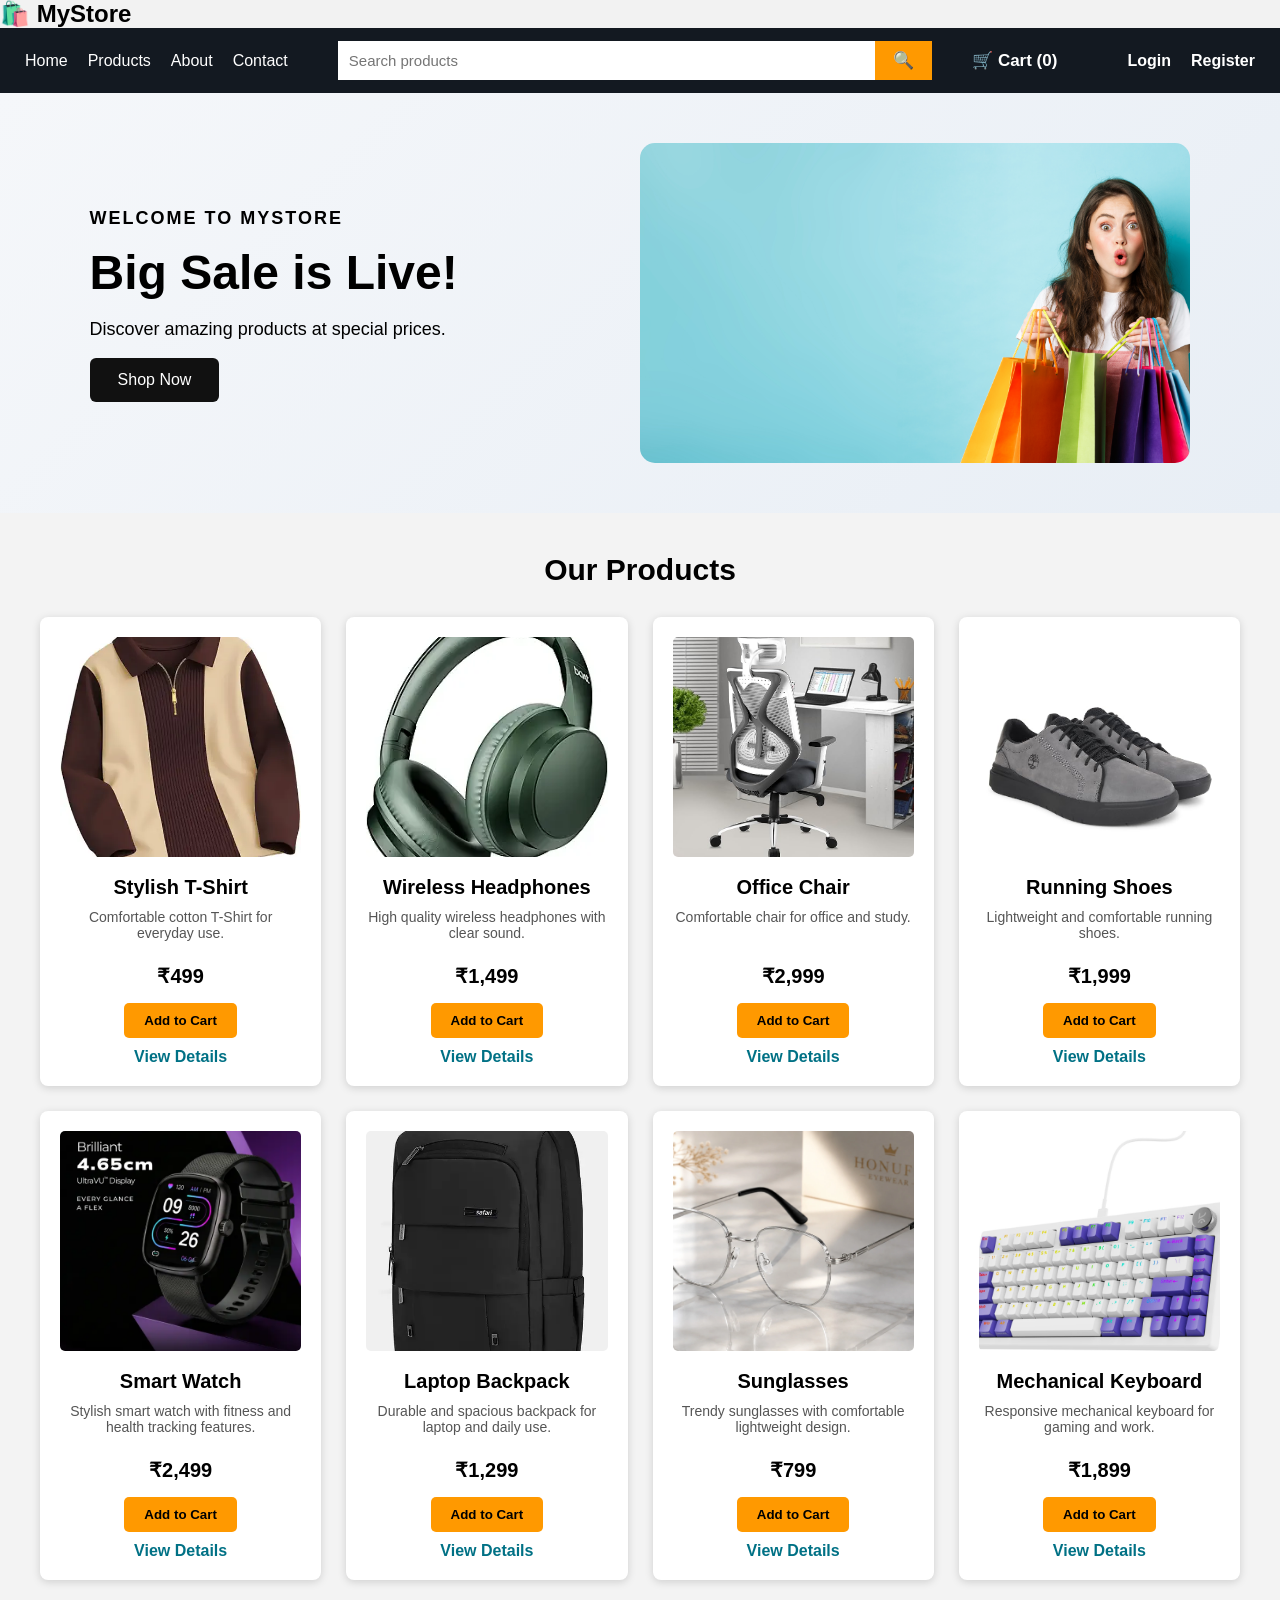
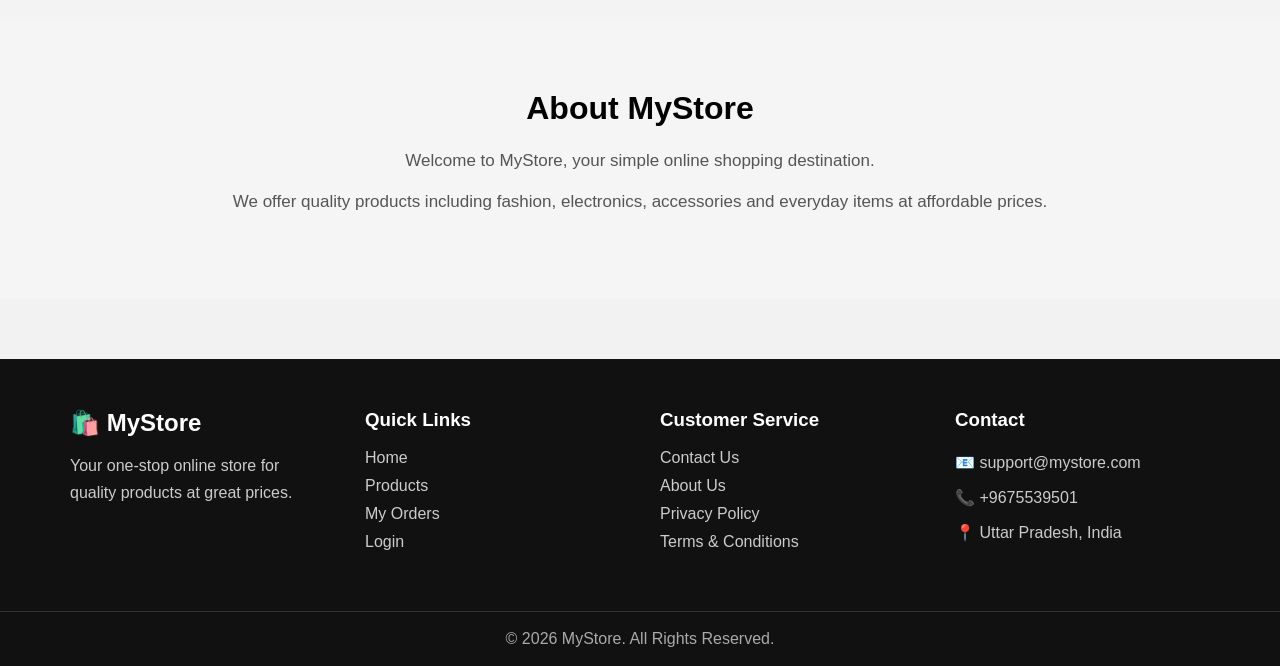
<file: index.html>
<!DOCTYPE html>
<html lang="en">
<head>
    <meta charset="UTF-8">
    <meta name="viewport" content="width=device-width, initial-scale=1.0">

    <title>My E-commerce Store</title>

    <link rel="stylesheet" href="style.css">
</head>

<body>

    <div class="logo">
            🛍️ MyStore
        </div><!-- NAVBAR -->
    <header class="navbar">

        <!-- Navigation Links -->

       <nav class="nav-links">
         <a href="#home">Home</a>
         <a href="#products">Products</a>
         <a href="#about">About</a>
         <a href="#contact">Contact</a>
       </nav>

        <!-- Search -->
        <div class="search-box">
            <input type="text" placeholder="Search products">
            <button>🔍</button>
        </div>

        <!-- Cart -->
       <div class="cart" onclick="openCart()">
              🛒 Cart (<span id="cart-count">0</span>)
       </div> 

       <!-- Account -->
       <div class="account-links">

     <div id="login-register-links">
        <a href="login.html">Login</a>
        <a href="register.html">Register</a>
     </div>

         <button id="logout-btn">Logout</button>

      </div>

    </header>

    <!-- =============================
     HERO BANNER
============================= -->

<section class="hero-banner" id="home">

    <div class="hero-content">

        <p class="hero-small-title">
            WELCOME TO MYSTORE
        </p>

        <h1>
            Big Sale is Live!
        </h1>

        <p>
            Discover amazing products at
            special prices.
        </p>

        <button class="hero-btn"
                onclick="document.getElementById('products').scrollIntoView({ behavior: 'smooth' });">
            Shop Now
        </button>

    </div>

    <div class="hero-image">

        <img
            src="image/hero_image.jpg"
            alt="MyStore Sale"
        >

    </div>

</section>

    <!-- PRODUCTS SECTION -->
<section class="products-section" id="products">

    <h2>Our Products</h2>

    <div class="products-container">

        <!-- Product 1 -->
        <div class="product-card" data-product-id="1">

            <img src="image/tshirt.jpg" alt="T-Shirt">

            <h3>Stylish T-Shirt</h3>

            <p>Comfortable cotton T-Shirt for everyday use.</p>

            <h4>₹499</h4>

            <button class="add-cart">Add to Cart</button>

            <a href="product-details.html?product=tshirt"
   class="view-details">
    View Details
</a>

        </div>


        <!-- Product 2 -->
        <div class="product-card" data-product-id="2">

            <img src="image/headphones.jpg" alt="Headphones">

            <h3>Wireless Headphones</h3>

            <p>High quality wireless headphones with clear sound.</p>

            <h4>₹1,499</h4>

            <button class="add-cart">Add to Cart</button>
 
             <a href="product-details.html?product=headphones"
   class="view-details">
    View Details
</a>

        </div>


        <!-- Product 3 -->
        <div class="product-card" data-product-id="3">

            <img src="image/chair.jpg" alt="Office Chair">

            <h3>Office Chair</h3>

            <p>Comfortable chair for office and study.</p>

            <h4>₹2,999</h4>

            <button class="add-cart">Add to Cart</button>

             <a href="product-details.html?product=chair"
   class="view-details">
    View Details
</a>

        </div>


        <!-- Product 4 -->
        <div class="product-card" data-product-id="4">

            <img src="image/shoes.jpg" alt="Shoes">

            <h3>Running Shoes</h3>

            <p>Lightweight and comfortable running shoes.</p>

            <h4>₹1,999</h4>

            <button class="add-cart">Add to Cart</button>

            <a href="product-details.html?product=shoes"
               class="view-details">
    View Details
    </a>

        </div>

        <!-- Product 5 -->
<div class="product-card" data-product-id="5">

    <img src="image/smartwatch.jpg" alt="Smart Watch">

    <h3>Smart Watch</h3>

    <p>
        Stylish smart watch with fitness and health tracking features.
    </p>

    <h4>₹2,499</h4>

    <button class="add-cart">
        Add to Cart
    </button>

    <a
        href="product-details.html?product=smartwatch"
        class="view-details"
    >
        View Details
    </a>

</div>


<!-- Product 6 -->
<div class="product-card" data-product-id="6">

    <img src="image/backpack.jpg" alt="Laptop Backpack">

    <h3>Laptop Backpack</h3>

    <p>
        Durable and spacious backpack for laptop and daily use.
    </p>

    <h4>₹1,299</h4>

    <button class="add-cart">
        Add to Cart
    </button>

    <a
        href="product-details.html?product=backpack"
        class="view-details"
    >
        View Details
    </a>

</div>


<!-- Product 7 -->
<div class="product-card" data-product-id="7">

    <img src="image/sunglasses.jpg" alt="Sunglasses">

    <h3>Sunglasses</h3>

    <p>
        Trendy sunglasses with comfortable lightweight design.
    </p>

    <h4>₹799</h4>

    <button class="add-cart">
        Add to Cart
    </button>

    <a
        href="product-details.html?product=sunglasses"
        class="view-details"
    >
        View Details
    </a>

</div>


<!-- Product 8 -->
<div class="product-card" data-product-id="8">

    <img src="image/keyboard.jpg" alt="Mechanical Keyboard">

    <h3>Mechanical Keyboard</h3>

    <p>
        Responsive mechanical keyboard for gaming and work.
    </p>

    <h4>₹1,899</h4>

    <button class="add-cart">
        Add to Cart
    </button>

    <a
        href="product-details.html?product=keyboard"
        class="view-details"
    >
        View Details
    </a>

</div>

    </div>

</section>

<script src="script.js"></script>

<!-- =============================
     ABOUT SECTION
============================= -->

<section class="about-section" id="about">

    <div class="about-container">

        <div class="about-content">

            <h2>About MyStore</h2>

            <p>
                Welcome to MyStore, your simple online
                shopping destination.
            </p>

            <p>
                We offer quality products including fashion,
                electronics, accessories and everyday items
                at affordable prices.
            </p>

        </div>

    </div>

</section>

<!-- =============================
     FOOTER
============================= -->

<footer class="footer">

    <div class="footer-container" id="contact">

        <!-- About -->
        <div class="footer-section">

            <h2>🛍️ MyStore</h2>

            <p>
                Your one-stop online store for
                quality products at great prices.
            </p>

        </div>


        <!-- Quick Links -->
        <div class="footer-section">

            <h3>Quick Links</h3>

            <a href="index.html">Home</a>

            <a href="#products">Products</a>

            <a href="orders.html">My Orders</a>

            <a href="login.html">Login</a>

        </div>


        <!-- Customer Service -->
        <div class="footer-section">

            <h3>Customer Service</h3>

            <a href="#">Contact Us</a>

            <a href="#">About Us</a>

            <a href="#">Privacy Policy</a>

            <a href="#">Terms & Conditions</a>

        </div>


        <!-- Contact -->
        <div class="footer-section">

            <h3>Contact</h3>

            <p>📧 support@mystore.com</p>

            <p>📞 +9675539501</p>

            <p>📍 Uttar Pradesh, India</p>

        </div>

    </div>


    <!-- Bottom -->
    <div class="footer-bottom">

        <p>
            © 2026 MyStore. All Rights Reserved.
        </p>

    </div>

</footer>

</body>
</html>
</file>
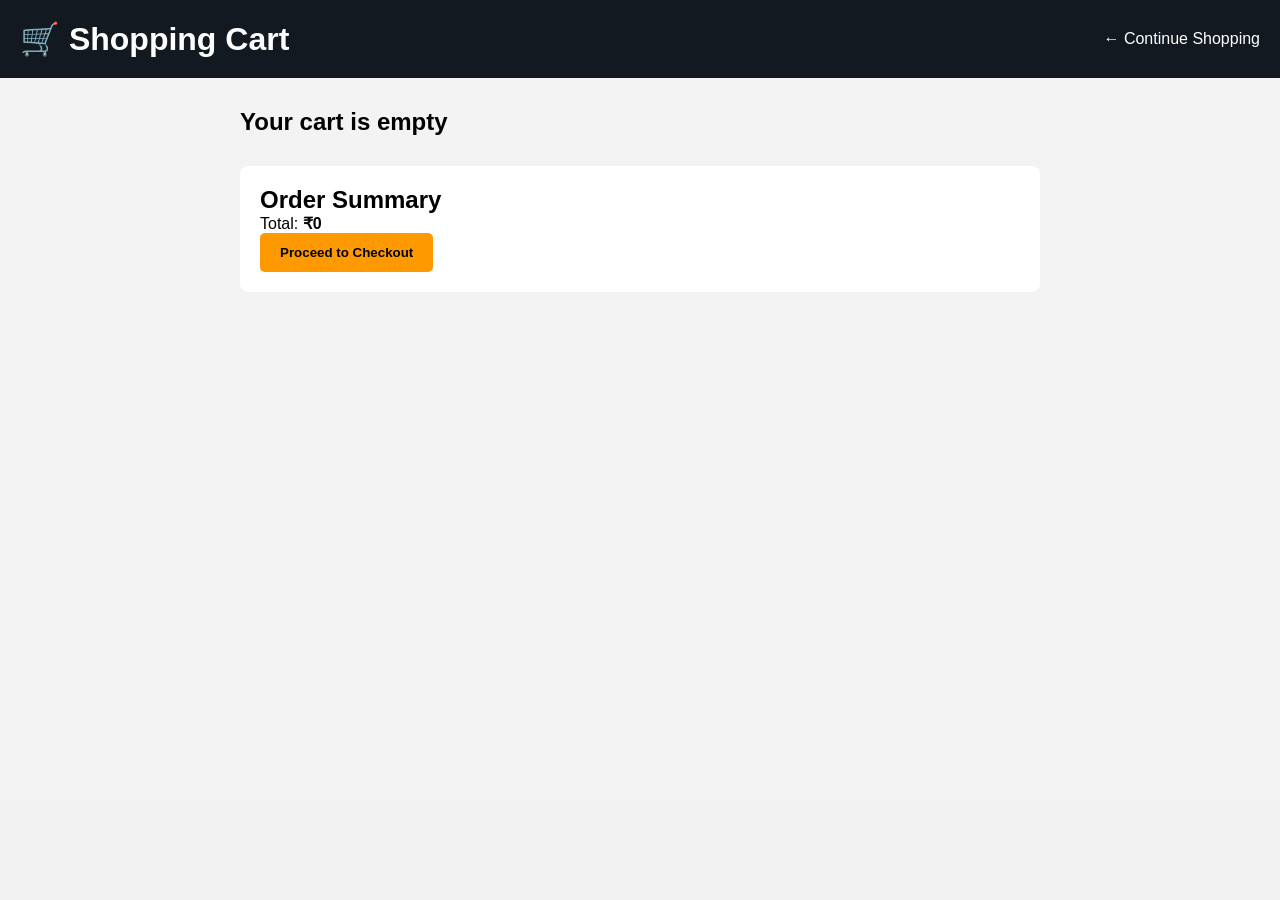
<file: cart.html>
<!DOCTYPE html>
<html lang="en">

<head>
    <meta charset="UTF-8">
    <meta name="viewport" content="width=device-width, initial-scale=1.0">

    <title>Shopping Cart</title>

    <link rel="stylesheet" href="style.css">
</head>

<body>

    <header class="cart-header">
        <h1>🛒 Shopping Cart</h1>

        <a href="index.html">← Continue Shopping</a>
    </header>


    <main class="cart-page">

        <div id="cart-items"></div>


        <div class="cart-summary">

            <h2>Order Summary</h2>

            <p>
                Total:
                <strong id="cart-total">₹0</strong>
            </p>

            <button id="checkout-btn" type="button">
                Proceed to Checkout
            </button>

        </div>

    </main>


    <script src="script.js"></script>

</body>

</html>
</file>
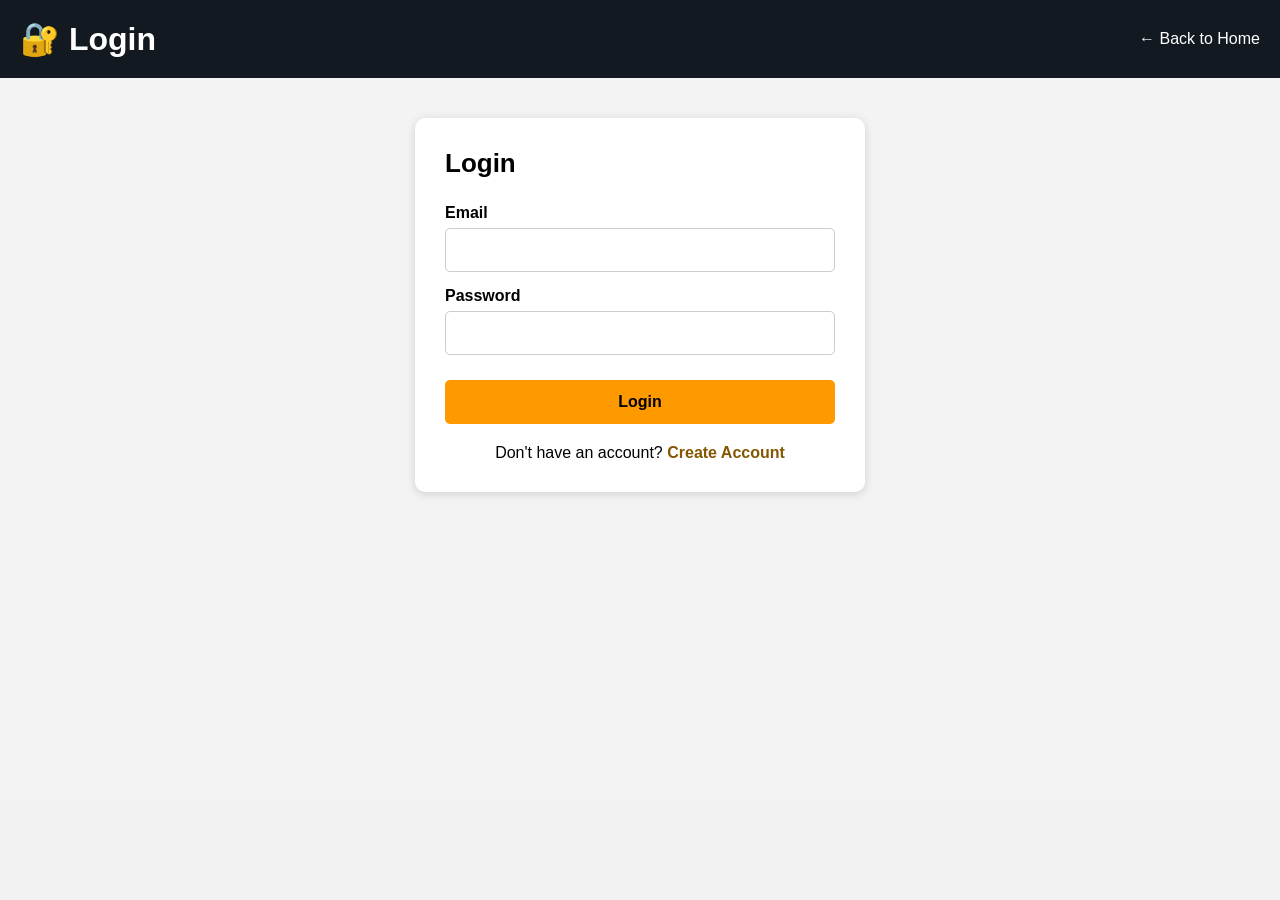
<file: checkout.html>
<!DOCTYPE html>
<html lang="en">

<head>
    <meta charset="UTF-8">
    <meta name="viewport" content="width=device-width, initial-scale=1.0">

    <title>Checkout</title>

    <link rel="stylesheet" href="style.css">
</head>

<body>

    <header class="cart-header">
        <h1>🛒 Checkout</h1>
        <a href="cart.html">← Back to Cart</a>
    </header>

    <main class="checkout-page">

        <div class="checkout-form">

            <h2>Delivery Information</h2>

            <form id="checkout-form">

                <label>Full Name</label>
                <input type="text" id="name" required>

                <label>Phone Number</label>
                <input type="tel" id="phone" required>

                <label>Address</label>
                <textarea id="address" required></textarea>

                <label>City</label>
                <input type="text" id="city" required>

                <label>Pincode</label>
                <input type="text" id="pincode" required>

                <label>Payment Method</label>

                <select id="payment" required>
                    <option value="">Select Payment Method</option>
                    <option value="Cash on Delivery">Cash on Delivery</option>
                    <option value="UPI">UPI</option>
                    <option value="Card">Credit / Debit Card</option>
                </select>

                <button type="submit">
                    Place Order
                </button>

            </form>

        </div>

    </main>

    <script src="script.js"></script>

</body>
</file>
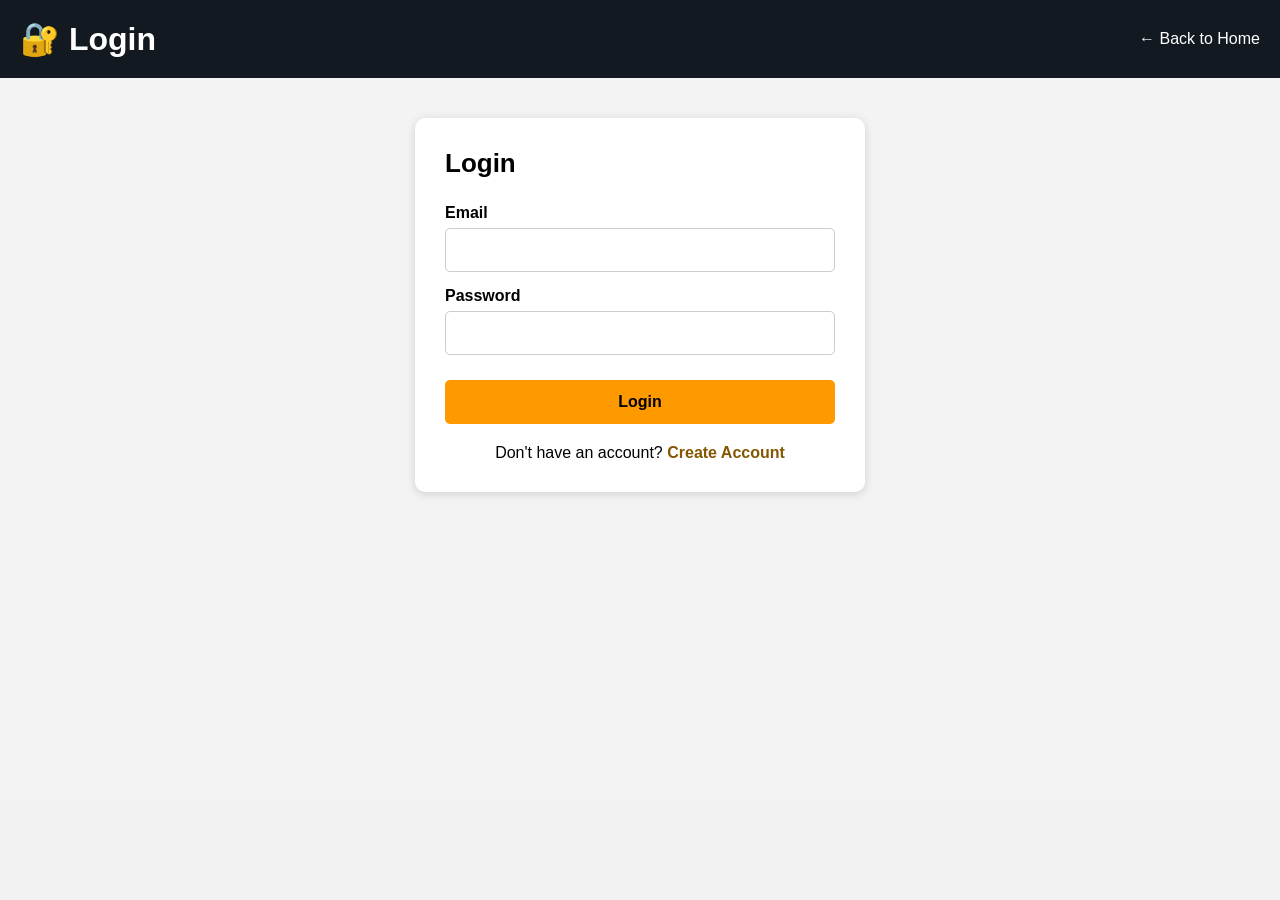
<file: login.html>
<!DOCTYPE html>
<html lang="en">

<head>
    <meta charset="UTF-8">
    <meta name="viewport" content="width=device-width, initial-scale=1.0">

    <title>Login</title>

    <link rel="stylesheet" href="style.css">
</head>

<body>

    <header class="cart-header">
        <h1>🔐 Login</h1>
        <a href="index.html">← Back to Home</a>
    </header>


    <main class="login-page">

        <div class="login-form">

            <h2>Login</h2>

            <form id="login-form">

                <label>Email</label>
                <input
                    type="email"
                    id="login-email"
                    required
                >

                <label>Password</label>
                <input
                    type="password"
                    id="login-password"
                    required
                >

                <button type="submit">
                    Login
                </button>

            </form>

            <div class="register-link">
                Don't have an account?
                <a href="register.html">Create Account</a>
            </div>

        </div>

    </main>


    <script src="script.js"></script>

</body>

</html>
</file>
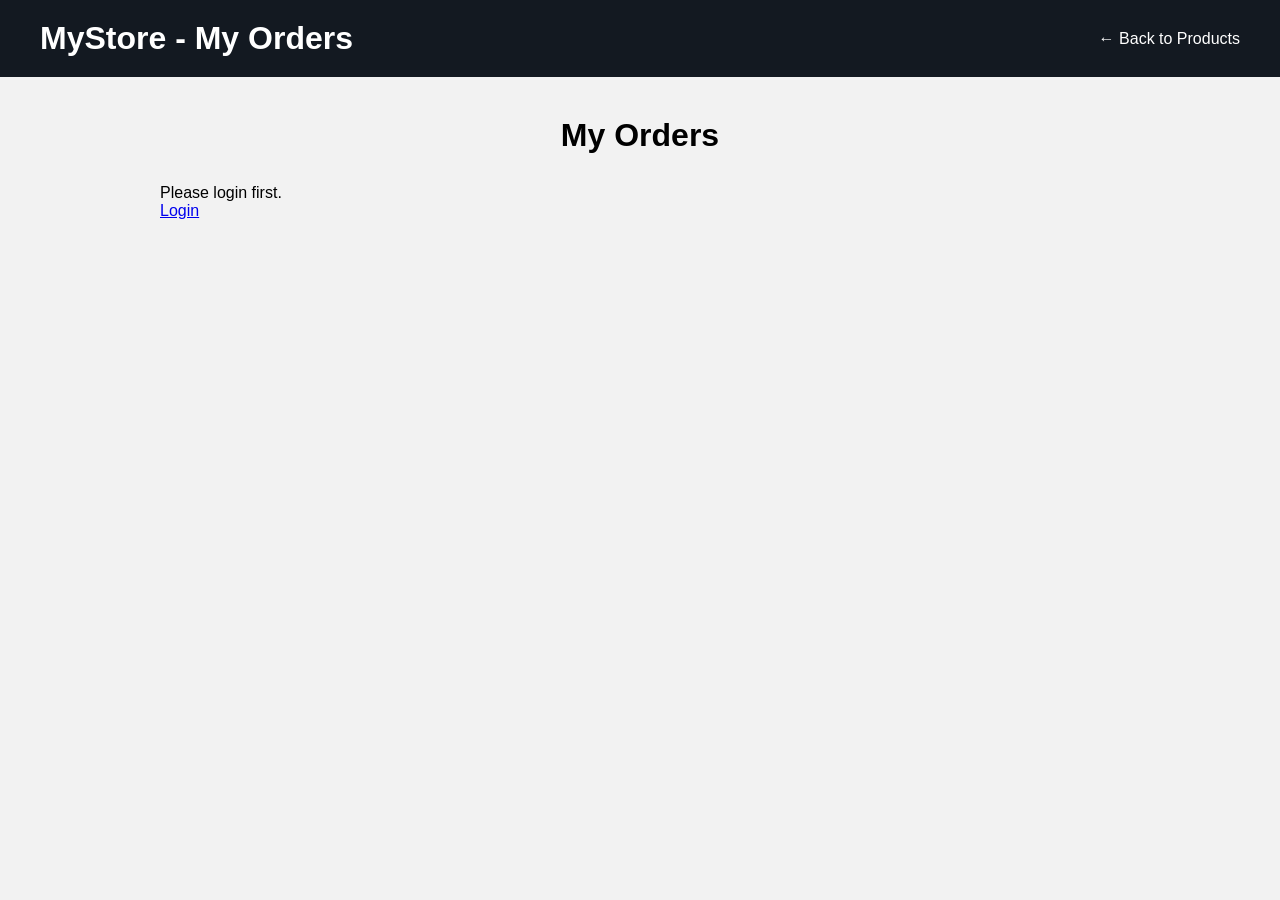
<file: orders.html>
<!DOCTYPE html>
<html lang="en">

<head>
    <meta charset="UTF-8">
    <meta name="viewport" content="width=device-width, initial-scale=1.0">

    <title>My Orders</title>

    <link rel="stylesheet" href="style.css">
</head>

<body>

    <!-- HEADER -->

    <header class="details-header">

        <h1>MyStore - My Orders</h1>

        <a href="index.html">← Back to Products</a>

    </header>


    <!-- ORDERS -->

    <main class="orders-container">

        <h2>My Orders</h2>

        <div id="orders-list">

            <p>Loading orders...</p>

        </div>

    </main>


    <script src="script.js"></script>

</body>

</html>
</file>
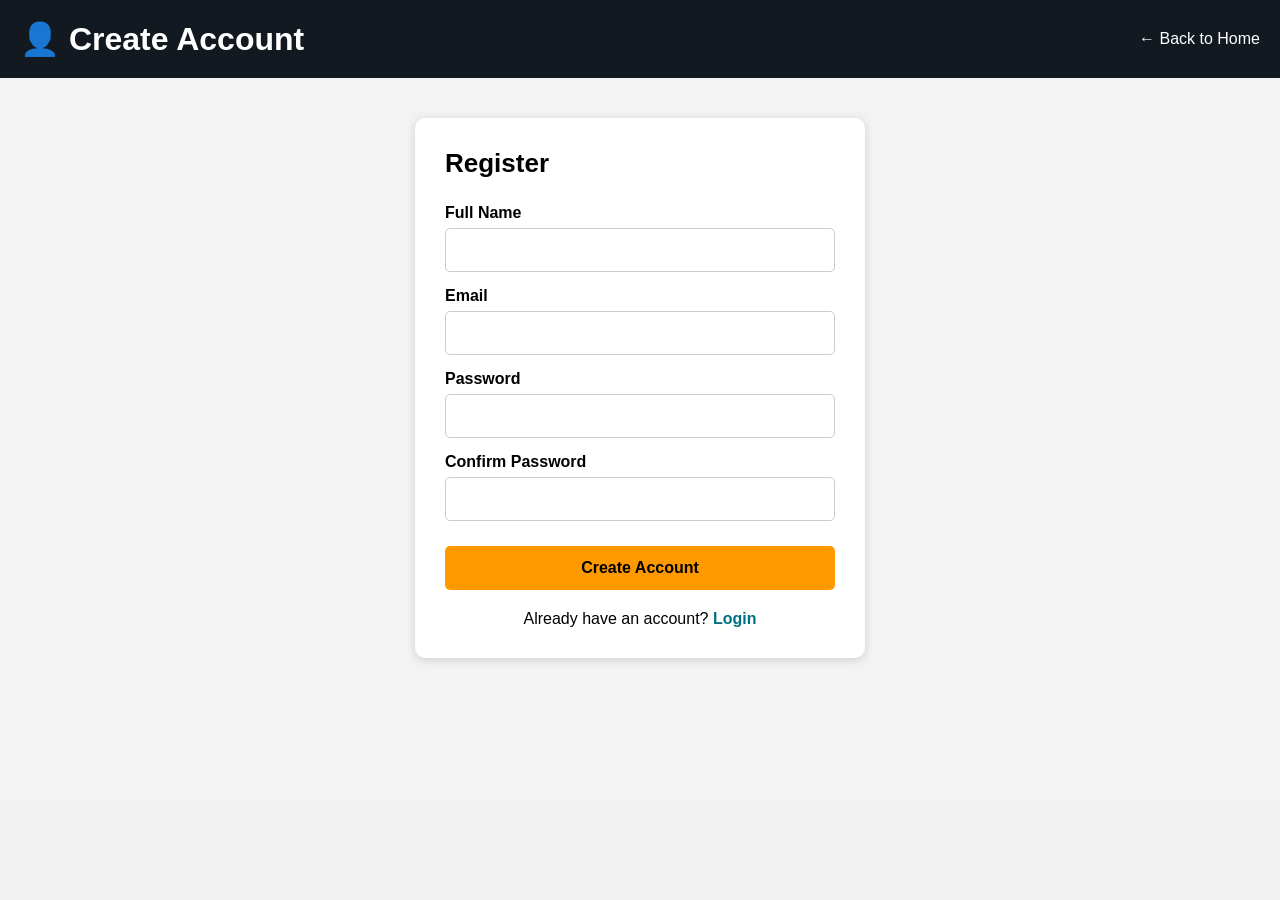
<file: register.html>
<!DOCTYPE html>
<html lang="en">

<head>
    <meta charset="UTF-8">
    <meta name="viewport" content="width=device-width, initial-scale=1.0">

    <title>Register</title>

    <link rel="stylesheet" href="style.css">
</head>

<body>

    <header class="cart-header">
        <h1>👤 Create Account</h1>
        <a href="index.html">← Back to Home</a>
    </header>

    <main class="register-page">

        <div class="register-form">

            <h2>Register</h2>

            <form id="register-form">

                <label>Full Name</label>
                <input type="text" id="register-name" required>

                <label>Email</label>
                <input type="email" id="register-email" required>

                <label>Password</label>
                <input type="password" id="register-password" required>

                <label>Confirm Password</label>
                <input type="password" id="confirm-password" required>

                <button type="submit">
                    Create Account
                </button>

            </form>

            <p class="login-link">
                Already have an account?
                <a href="login.html">Login</a>
            </p>

        </div>

    </main>

    <script src="script.js"></script>

</body>

</html>
</file>
<file: style.css>
/* RESET */

* {
    margin: 0;
    padding: 0;
    box-sizing: border-box;
}


/* BODY */

body {
    font-family: Arial, sans-serif;
    background-color: #f2f2f2;
}


/* NAVBAR */

.navbar {
    height: 65px;
    width: 100%;

    background-color: #131921;
    color: white;

    display: flex;
    align-items: center;

    padding: 0 25px;

    gap: 30px;
}


/* LOGO */

.logo {
    font-size: 24px;
    font-weight: bold;

    white-space: nowrap;
}


/* NAVIGATION */

.nav-links {
    display: flex;
    gap: 20px;
}


.nav-links a {
    color: white;
    text-decoration: none;

    font-size: 16px;
}


.nav-links a:hover {
    color: #ff9900;
}


/* SEARCH BOX */

.search-box {
    display: flex;

    flex: 1;

    max-width: 800px;
}


.search-box input {
    width: 100%;

    padding: 11px;

    border: none;
    outline: none;

    font-size: 15px;
}


.search-box button {
    padding: 0 18px;

    border: none;

    background-color: #ff9900;

    cursor: pointer;

    font-size: 17px;
}


.search-box button:hover {
    background-color: #ffad33;
}


/* CART */

.cart {
    font-size: 17px;
    font-weight: bold;

    white-space: nowrap;

    cursor: pointer;
}

/* PRODUCTS SECTION */

.products-section {
    background-color: #f3f3f3;
    padding: 40px 20px;
    text-align: center;
}

.products-section h2 {
    font-size: 30px;
    margin-bottom: 30px;
}

.products-container {
    display: grid;
    grid-template-columns: repeat(4, 1fr);
    gap: 25px;
    max-width: 1200px;
    margin: auto;
}

.product-card {
    background-color: white;
    padding: 20px;
    border-radius: 8px;
    box-shadow: 0 2px 8px rgba(0, 0, 0, 0.15);
}

.product-card img {
    width: 100%;
    height: 220px;
    object-fit: cover;
    border-radius: 5px;
}

.product-card h3 {
    margin: 15px 0 10px;
    font-size: 20px;
}

.product-card p {
    color: #555;
    font-size: 14px;
    min-height: 40px;
}

.product-card h4 {
    font-size: 20px;
    margin: 15px 0;
}

.add-cart {
    background-color: #ff9900;
    border: none;
    padding: 10px 20px;
    border-radius: 5px;
    cursor: pointer;
    font-weight: bold;
}

.add-cart:hover {
    background-color: #e68a00;
}

/* FIX NAVBAR CART SPACING */

.navbar {
    display: flex;
    align-items: center;
}

.cart {
    margin-left: 10px;
    margin-right: 20px;
}

.search-box {
    margin-left: 20px;
}

/* CART PAGE */

.cart-header {
    background-color: #131921;
    color: white;
    padding: 20px;
    display: flex;
    justify-content: space-between;
    align-items: center;
}

.cart-header h1 {
    margin: 0;
}

.cart-header a {
    color: white;
    text-decoration: none;
}

.cart-header a:hover {
    text-decoration: underline;
}

.cart-page {
    background-color: #f3f3f3;
    min-height: 80vh;
    padding: 30px;
}

#cart-items {
    max-width: 800px;
    margin: auto;
}

.cart-item {
    background-color: white;
    margin-bottom: 20px;
    padding: 20px;
    display: flex;
    gap: 25px;
    align-items: center;
    border-radius: 8px;
    box-shadow: 0 2px 8px rgba(0,0,0,0.15);
}

.cart-item img {
    width: 150px;
    height: 120px;
    object-fit: contain;
}

.cart-item h3 {
    margin-bottom: 10px;
}

.cart-item p {
    font-size: 18px;
    font-weight: bold;
}

.cart-item button {
    background-color: #ff4d4d;
    color: white;
    border: none;
    padding: 8px 15px;
    cursor: pointer;
    border-radius: 5px;
}

.cart-summary {
    background-color: white;
    max-width: 800px;
    margin: 30px auto;
    padding: 20px;
    border-radius: 8px;
}

#checkout-btn {
    background-color: #ff9900;
    border: none;
    padding: 12px 20px;
    cursor: pointer;
    font-weight: bold;
    border-radius: 5px;
}

/* QUANTITY */

.quantity {
    display: flex;
    align-items: center;
    gap: 12px;
    margin: 15px 0;
}

.quantity button {
    width: 35px;
    height: 35px;
    border: none;
    background-color: #eee;
    font-size: 20px;
    cursor: pointer;
    border-radius: 5px;
}

.quantity button:hover {
    background-color: #ddd;
}

.quantity span {
    font-size: 18px;
    font-weight: bold;
}


/* REMOVE BUTTON */

.remove-btn {
    background-color: #e53935;
    color: white;
    border: none;
    padding: 8px 15px;
    border-radius: 5px;
    cursor: pointer;
}

.remove-btn:hover {
    background-color: #c62828;
}


/* CART ITEM INFO */

.cart-item-info {
    flex: 1;
}

/* PRODUCT DETAILS PAGE */

.details-header {
    background-color: #131921;
    color: white;
    padding: 20px 40px;

    display: flex;
    justify-content: space-between;
    align-items: center;
}

.details-header h1 {
    margin: 0;
}

.details-header a {
    color: white;
    text-decoration: none;
}

.details-header a:hover {
    text-decoration: underline;
}


.product-details {
    background-color: #f3f3f3;

    min-height: 80vh;

    padding: 50px;

    display: flex;

    justify-content: center;

    align-items: center;

    gap: 60px;
}


.details-image {
    background-color: white;

    width: 450px;
    height: 450px;

    display: flex;

    justify-content: center;
    align-items: center;

    border-radius: 10px;
}


.details-image img {
    width: 90%;
    height: 90%;

    object-fit: contain;
}


.details-info {
    background-color: white;

    width: 450px;

    padding: 35px;

    border-radius: 10px;

    box-shadow: 0 2px 10px rgba(0, 0, 0, 0.15);
}


.details-info h1 {
    margin-bottom: 20px;
}


.details-info p {
    color: #555;

    line-height: 1.6;

    margin-bottom: 20px;
}


.details-info h2 {
    font-size: 28px;

    margin-bottom: 25px;
}


#details-cart {
    background-color: #ff9900;

    border: none;

    padding: 12px 25px;

    border-radius: 5px;

    font-weight: bold;

    cursor: pointer;
}


#details-cart:hover {
    background-color: #e68a00;
}


.view-details {
    display: block;

    margin-top: 10px;

    color: #007185;

    text-decoration: none;

    font-weight: bold;
}


.view-details:hover {
    text-decoration: underline;
}

/* CHECKOUT PAGE */

.checkout-page {
    background-color: #f3f3f3 !important;
    min-height: 80vh !important;
    padding: 40px 20px !important;
}

.checkout-form {
    background-color: white !important;
    width: 600px !important;
    max-width: 90% !important;
    margin: 0 auto !important;
    padding: 30px !important;
    border-radius: 10px !important;
    box-shadow: 0 2px 10px rgba(0, 0, 0, 0.15) !important;
    box-sizing: border-box !important;
}

.checkout-form h2 {
    margin: 0 0 25px 0 !important;
    font-size: 24px !important;
}

.checkout-form label {
    display: block !important;
    margin-top: 15px !important;
    margin-bottom: 6px !important;
    font-weight: bold !important;
}

.checkout-form input,
.checkout-form textarea,
.checkout-form select {
    display: block !important;
    width: 100% !important;
    padding: 12px !important;
    border: 1px solid #ccc !important;
    border-radius: 5px !important;
    font-size: 16px !important;
    box-sizing: border-box !important;
}

.checkout-form textarea {
    height: 100px !important;
    resize: vertical !important;
}

.checkout-form button {
    display: block !important;
    width: 100% !important;
    margin-top: 25px !important;
    padding: 13px !important;
    background-color: #ff9900 !important;
    color: black !important;
    border: none !important;
    border-radius: 5px !important;
    font-size: 16px !important;
    font-weight: bold !important;
    cursor: pointer !important;
}

.checkout-form button:hover {
    background-color: #e68a00 !important;
}

/* REGISTER PAGE */

.register-page {
    background-color: #f3f3f3;
    min-height: 80vh;
    padding: 40px 20px;
}

.register-form {
    background-color: white;
    width: 450px;
    max-width: 90%;
    margin: 0 auto;
    padding: 30px;
    border-radius: 10px;
    box-shadow: 0 2px 10px rgba(0, 0, 0, 0.15);
    box-sizing: border-box;
}

.register-form h2 {
    margin: 0 0 25px 0;
    font-size: 26px;
}

.register-form label {
    display: block;
    margin-top: 15px;
    margin-bottom: 6px;
    font-weight: bold;
}

.register-form input {
    display: block;
    width: 100%;
    padding: 12px;
    border: 1px solid #ccc;
    border-radius: 5px;
    font-size: 16px;
    box-sizing: border-box;
}

.register-form button {
    display: block;
    width: 100%;
    margin-top: 25px;
    padding: 13px;
    background-color: #ff9900;
    color: black;
    border: none;
    border-radius: 5px;
    font-size: 16px;
    font-weight: bold;
    cursor: pointer;
}

.register-form button:hover {
    background-color: #e68a00;
}

.login-link {
    text-align: center;
    margin-top: 20px;
}

.login-link a {
    color: #007185;
    font-weight: bold;
    text-decoration: none;
}

.login-link a:hover {
    text-decoration: underline;
}

/* LOGIN PAGE */

.login-page {
    background-color: #f3f3f3;
    min-height: 80vh;
    padding: 40px 20px;
}

.login-form {
    background-color: white;
    width: 450px;
    max-width: 90%;
    margin: 0 auto;
    padding: 30px;
    border-radius: 10px;
    box-shadow: 0 2px 10px rgba(0, 0, 0, 0.15);
    box-sizing: border-box;
}

.login-form h2 {
    margin: 0 0 25px 0;
    font-size: 26px;
}

.login-form label {
    display: block;
    margin-top: 15px;
    margin-bottom: 6px;
    font-weight: bold;
}

.login-form input {
    display: block;
    width: 100%;
    padding: 12px;
    border: 1px solid #ccc;
    border-radius: 5px;
    font-size: 16px;
    box-sizing: border-box;
}

.login-form button {
    display: block;
    width: 100%;
    margin-top: 25px;
    padding: 13px;
    background-color: #ff9900;
    color: black;
    border: none;
    border-radius: 5px;
    font-size: 16px;
    font-weight: bold;
    cursor: pointer;
}

.login-form button:hover {
    background-color: #e68a00;
}

.register-link {
    text-align: center;
    margin-top: 20px;
}

.register-link a {
    color: #855700;
    font-weight: bold;
    text-decoration: none;
}

.register-link a:hover {
    text-decoration: underline;
}

/* ACCOUNT LINKS */

.account-links {
    display: flex;
    align-items: center;
    gap: 10px;
    margin-left: 20px;
    margin-right: 0px;
}

.account-links a {
    color: white;
    text-decoration: none;
    font-weight: bold;
}

.account-links a:hover {
    text-decoration: underline;
}

#logout-btn {
    background-color: #ff9900;
    border: none;
    padding: 8px 12px;
    border-radius: 5px;
    cursor: pointer;
    font-weight: bold;
    display: none;
}

#logout-btn:hover {
    background-color: #e68a00;
}

/* LOGIN & REGISTER SPACING */

#login-register-links {
    display: flex;
    align-items: center;
    gap: 20px;
}

/* =============================
   ORDER HISTORY
============================= */

.orders-container {
    max-width: 1000px;
    margin: 40px auto;
    padding: 0 20px;
}

.orders-container h2 {
    text-align: center;
    margin-bottom: 30px;
    font-size: 32px;
}

.order-card {
    background: white;
    border-radius: 12px;
    padding: 25px;
    margin-bottom: 25px;
    box-shadow: 0 4px 15px rgba(0, 0, 0, 0.12);
    border: 1px solid #e5e5e5;
}

.order-card h3 {
    margin-top: 0;
    margin-bottom: 15px;
    font-size: 22px;
}

.order-card p {
    margin: 8px 0;
    font-size: 16px;
}

.order-card h4 {
    margin-top: 20px;
    margin-bottom: 10px;
    font-size: 18px;
}

.order-products {
    background: #f7f7f7;
    border-radius: 8px;
    padding: 12px 15px;
}

.order-products p {
    margin: 6px 0;
}

.order-card strong {
    font-weight: 600;
}

/* =============================
   ORDER PRODUCT
============================= */

.order-product {
    display: flex;
    align-items: center;
    gap: 20px;
    background: white;
    padding: 15px;
    margin-bottom: 12px;
    border-radius: 10px;
    border: 1px solid #ddd;
}

.order-product-image {
    width: 90px;
    height: 90px;
    object-fit: cover;
    border-radius: 8px;
}

.order-product-info h3 {
    margin: 0 0 8px 0;
}

.order-product-info p {
    margin: 5px 0;
}

/* =============================
   HERO BANNER
============================= */

.hero-banner {
    width: 100%;
    min-height: 400px;
    display: flex;
    align-items: center;
    justify-content: space-between;
    gap: 30px;
    padding: 50px 7%;
    box-sizing: border-box;
    background: linear-gradient(
        135deg,
        #f5f7fa,
        #e8eef5
    );
    overflow: hidden;
}

.hero-content {
    flex: 1;
    max-width: 520px;
}

.hero-small-title {
    font-size: 15px;
    font-weight: bold;
    letter-spacing: 2px;
    margin-bottom: 12px;
}

.hero-content h1 {
    font-size: 48px;
    margin: 0 0 15px;
}

.hero-content p {
    font-size: 18px;
    line-height: 1.6;
}

.hero-btn {
    margin-top: 15px;
    padding: 13px 28px;
    border: none;
    border-radius: 6px;
    background: #111;
    color: white;
    font-size: 16px;
    cursor: pointer;
}

.hero-btn:hover {
    opacity: 0.8;
}

.hero-image {
    flex: 1;
    display: flex;
    justify-content: center;
}

.hero-image img {
    width: 100%;
    max-width: 550px;
    height: 320px;
    object-fit: cover;
    border-radius: 15px;
}


/* =============================
   MOBILE
============================= */

@media (max-width: 768px) {

    .hero-banner {
        flex-direction: column;
        text-align: center;
        padding: 40px 20px;
    }

    .hero-content h1 {
        font-size: 36px;
    }

    .hero-content p {
        font-size: 16px;
    }

    .hero-image img {
        height: 240px;
    }

}

/* =============================
   FOOTER
============================= */

.footer {
    background: #111;
    color: white;
    margin-top: 60px;
}

.footer-container {
    max-width: 1200px;
    margin: auto;
    padding: 50px 30px;
    display: grid;
    grid-template-columns: repeat(4, 1fr);
    gap: 40px;
}

.footer-section h2 {
    margin-bottom: 15px;
}

.footer-section h3 {
    margin-bottom: 18px;
}

.footer-section p {
    color: #ccc;
    line-height: 1.7;
    margin: 8px 0;
}

.footer-section a {
    display: block;
    color: #ccc;
    text-decoration: none;
    margin: 10px 0;
}

.footer-section a:hover {
    color: white;
    text-decoration: underline;
}

.footer-bottom {
    border-top: 1px solid #333;
    text-align: center;
    padding: 18px 20px;
}

.footer-bottom p {
    margin: 0;
    color: #aaa;
}

/* =============================
   ABOUT SECTION
============================= */

.about-section {
    padding: 70px 20px;
    background: #f5f5f5;
}

.about-container {
    max-width: 1000px;
    margin: auto;
    text-align: center;
}

.about-content h2 {
    font-size: 32px;
    margin-bottom: 20px;
}

.about-content p {
    font-size: 17px;
    line-height: 1.7;
    color: #555;
    margin-bottom: 12px;
}


/* =============================
   MOBILE FOOTER
============================= */

@media (max-width: 768px) {

    .footer-container {
        grid-template-columns: 1fr 1fr;
        gap: 30px;
    }

}

@media (max-width: 500px) {

    .footer-container {
        grid-template-columns: 1fr;
        text-align: center;
    }

}
</file>
